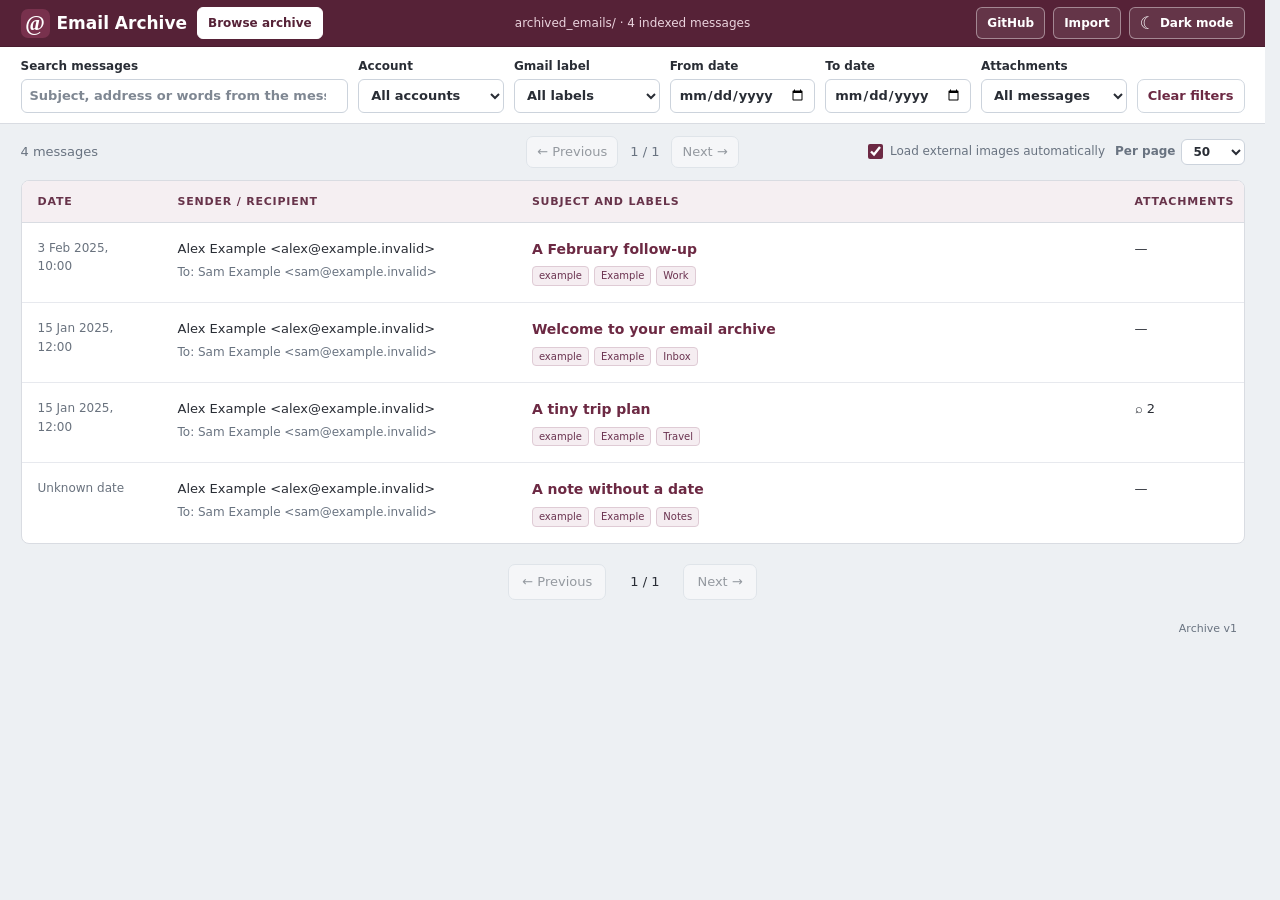
<file: index.html>
<!doctype html>
<html lang="en"><head><meta charset="utf-8"><meta name="viewport" content="width=device-width,initial-scale=1"><meta http-equiv="Content-Security-Policy" content="default-src 'none'; script-src 'self' file:; style-src 'self' file:; img-src 'self' file: data: blob: https: http:; connect-src 'none'; object-src 'none'; frame-src 'none'; base-uri 'none'; form-action 'none'"><meta name="referrer" content="no-referrer"><title>Email Archive • local and private</title><link id="appFavicon" rel="icon" type="image/svg+xml" href="assets/favicon-light.svg"><script src="assets/theme.js"></script><link rel="stylesheet" href="assets/style.css"><script defer src="assets/postal-mime.js"></script><script defer src="assets/purify.js"></script><script defer src="assets/mail-renderer.js"></script><script defer src="assets/eml.js"></script><script defer src="assets/core.js"></script><script defer src="assets/reindex.js"></script><script defer src="assets/account-sync.js"></script><script defer src="assets/app.js"></script></head>
<body><header class="top">
<div class="header-left"><div class="brand"><span class="mark" aria-hidden="true">@</span><h1>Email Archive</h1></div><button id="browseTab" class="header-tab active" type="button" aria-pressed="true">Browse archive</button></div>
<span id="activeRootInfo" role="status">archived_emails/ · Loading catalog…</span>
<div class="header-actions"><a id="githubLink" class="header-github" href="https://github.com/nibage/freedom_email_archiver" target="_blank" rel="noopener noreferrer" title="Open project documentation on GitHub">GitHub</a><button id="importTab" class="header-tab" type="button" aria-pressed="false">Import</button><button id="themeToggle" class="theme-toggle" type="button" aria-label="Switch to dark mode" aria-pressed="false" title="Switch to dark mode"><span data-theme-icon aria-hidden="true">☾</span><span data-theme-label>Dark mode</span></button></div>
</header>
<main>
<div id="notice" role="alert" hidden></div>
<section id="browse"><div id="browseList"><div class="filters"><label class="search">Search messages<input type="search" id="query" placeholder="Subject, address or words from the message…" autocomplete="off"></label><label>Account<select id="accountFilter"><option value="">All accounts</option></select></label><label>Gmail label<select id="labelFilter"><option value="">All labels</option></select></label><label>From date<input id="dateFrom" type="date"></label><label>To date<input id="dateTo" type="date"></label><label>Attachments<select id="attachmentFilter"><option value="">All messages</option><option value="yes">With attachments</option><option value="no">Without attachments</option></select></label><button id="reset" class="quiet">Clear filters</button></div><div class="resultsbar"><span id="resultInfo" role="status">Loading catalog…</span><div class="pagination pagination-top" role="group" aria-label="Pagination above messages"><button id="prevTop" type="button" disabled>← Previous</button><span id="pageInfoTop" aria-live="polite">1 / 1</span><button id="nextTop" type="button" disabled>Next →</button></div><div class="result-options"><label class="auto-image-choice" title="Remote images can notify senders that you opened an email and reveal your IP address."><input type="checkbox" id="autoImages" checked> Load external images automatically</label><label>Per page <select id="pageSize"><option>50</option><option>100</option><option>200</option></select></label></div></div><div class="tablewrap"><table><thead><tr><th>Date</th><th>Sender / recipient</th><th>Subject and labels</th><th>Attachments</th></tr></thead><tbody id="rows"></tbody></table><div id="empty" hidden>No messages. Change your filters or import an MBOX file.</div></div><div class="pagination" role="group" aria-label="Pagination below messages"><button id="prev" type="button" disabled>← Previous</button><span id="pageInfo">1 / 1</span><button id="next" type="button" disabled>Next →</button></div></div></section>
<section id="import" hidden><div class="importgrid"><div class="panel import-form"><h2>Add to your archive</h2><p>All messages are stored in <strong>archived_emails/</strong> beside this index.html. No separate data root or application copies.</p><div class="archive-access"><button type="button" id="connectArchive">Enable archive access</button><p class="data-root-description" id="accessStatus" role="status"><strong class="access-error">Archive access not enabled:</strong> For importing or scanning saved email folders, enable access once to the folder containing this index.html. The MBOX selection is separate and will not be requested again.</p></div><label class="filepick">1. Choose one or more MBOX files<input id="files" type="file" multiple><small>Gmail Takeout and Thunderbird; a filename extension is not required.</small></label><label>2. Email account folder inside the archive<select id="importAccountSelect"><option value="__new__">+ New account…</option></select></label><p id="accountInfo" class="muted" role="status">Enable archive access to list existing account folders.</p><label id="newAccountWrap">New account folder name<input id="importAccount" value="personal" pattern="[a-z0-9][a-z0-9_-]{0,39}" maxlength="40" autocomplete="off"><small>Lowercase letters, numbers, hyphens or underscores.</small></label><p id="fileInfo" class="muted"></p><fieldset class="eml-options"><legend>Keep an original EML copy for:</legend><label><input id="retainSignedEml" type="checkbox" checked> Signed or encrypted messages</label><label title="Optional: adds a second copy of these messages as EML, increasing disk usage."><input id="retainStarredEml" type="checkbox"> Gmail Starred messages</label><label title="Optional: adds a second copy of these messages as EML, increasing disk usage. Gmail marks many messages Important automatically."><input id="retainImportantEml" type="checkbox"> Gmail Important messages</label></fieldset><p class="muted">Import reads the selected MBOX files and the saved catalog for deduplication. It does not scan or update the rest of your saved HTML library.</p><div class="import-actions"><div class="import-main-action"><button id="start" class="primary" disabled>Start import</button><button id="stop" hidden>Stop after the current message</button></div><div class="existing-actions"><button id="previewReaders">Check existing</button><button id="upgradeReaders" title="Rebuild catalog and search indexes from saved HTML. Does not change message HTML or attachments. No MBOX needed.">Rebuild index</button></div></div>
</div></div><div class="activity-area" aria-live="polite"><div id="existingProgressPanel" class="panel activity-panel" hidden><h3 id="existingProgressTitle" role="status">Checking existing messages</h3><progress id="existingProgress" max="1" aria-labelledby="existingProgressTitle"></progress><p id="existingProgressDetail" class="muted" role="status"></p><p id="readerStatus" role="status" class="muted"></p><p id="catalogStatus" role="status" class="muted"></p><button id="stopCheck" hidden>Stop checking existing</button><button id="stopReindex" hidden>Stop index rebuild</button></div><div id="progressPanel" class="panel activity-panel" hidden><h3 id="status" role="status">Ready</h3><progress id="progress" max="100" value="0"></progress><div class="counters"><div><strong id="readCount">0</strong>Read</div><div><strong id="newCount">0</strong>New</div><div><strong id="dupeCount">0</strong>Duplicates</div><div><strong id="emlSavedCount">0</strong>EML saved</div><div><strong id="emlReusedCount">0</strong>EML reused</div><div><strong id="errorCount">0</strong>Errors</div></div><p id="progressDetail" class="muted"></p></div><div id="operationNotice" role="alert" hidden></div></div></section>

</main><footer><span>Archive v1</span></footer></body></html>
</file>
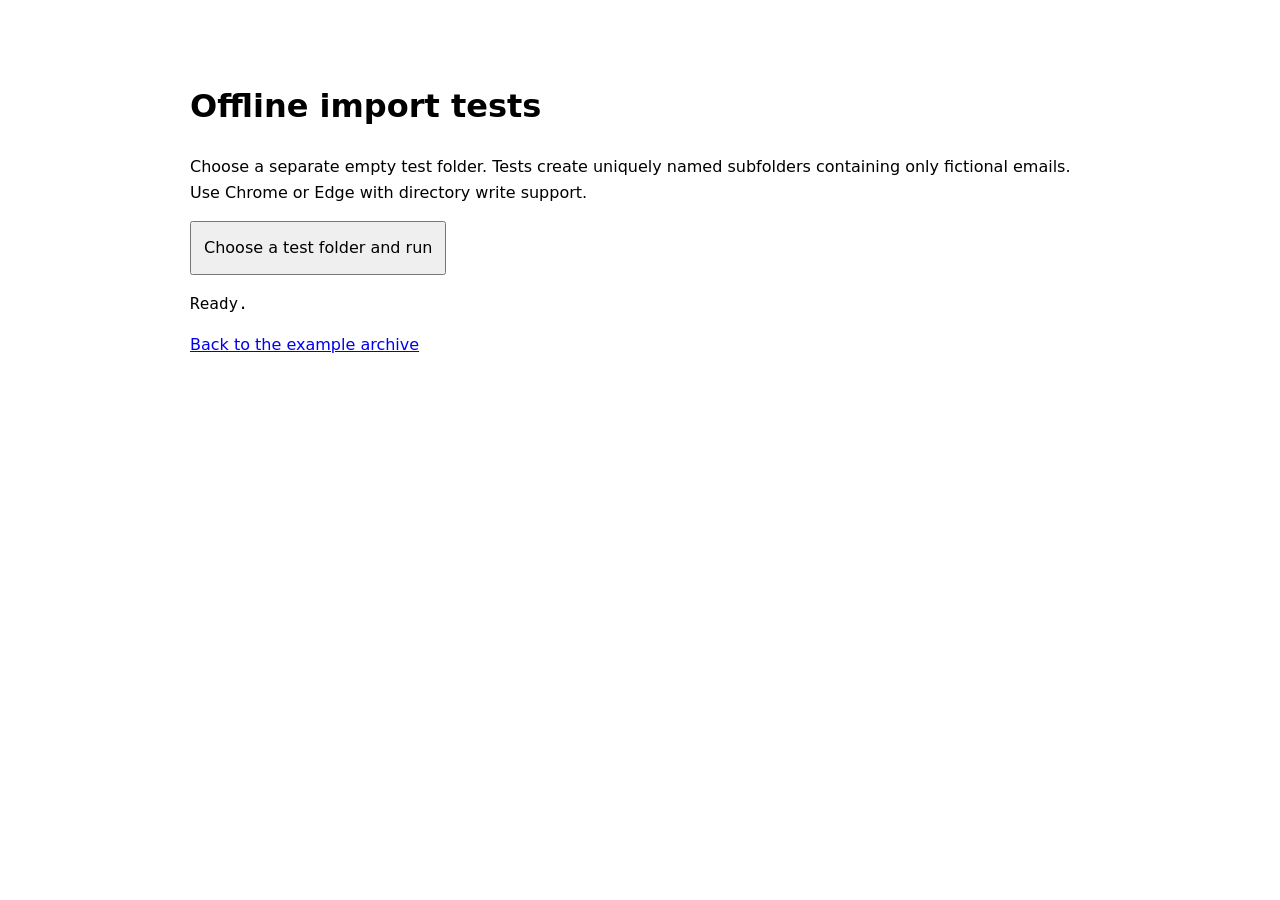
<file: tests/index.html>
<!doctype html><html lang="en"><head><meta charset="utf-8"><meta http-equiv="Content-Security-Policy" content="default-src 'none'; script-src 'self' file:; style-src 'unsafe-inline'; connect-src 'none'; img-src 'none'"><title>Email Archive tests</title><style>body{font:16px/1.6 system-ui;max-width:900px;margin:40px auto;padding:20px}pre{white-space:pre-wrap}button{padding:12px;font:inherit}</style><script defer src="../assets/postal-mime.js"></script><script defer src="../assets/purify.js"></script><script defer src="../assets/mail-renderer.js"></script><script defer src="../assets/eml.js"></script><script defer src="../assets/core.js"></script><script defer src="../assets/reindex.js"></script><script defer src="fixtures.js"></script><script defer src="run.js"></script></head><body><h1>Offline import tests</h1><p>Choose a separate empty test folder. Tests create uniquely named subfolders containing only fictional emails. Use Chrome or Edge with directory write support.</p><button id="run">Choose a test folder and run</button><pre id="result">Ready.</pre><a href="../index.html">Back to the example archive</a></body></html>
</file>
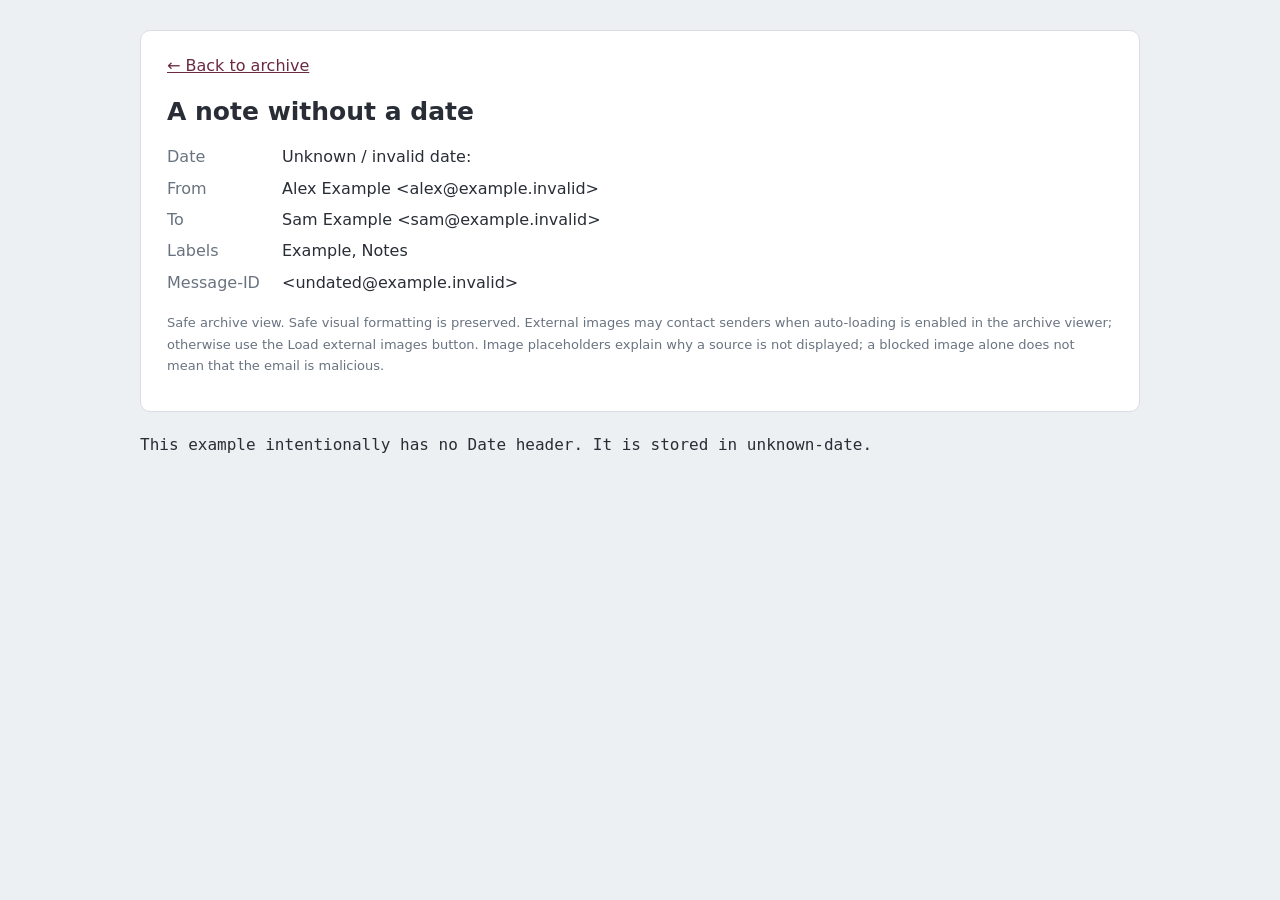
<file: archived_emails/example/unknown-date/email-95741e96e1daf0f5c2e19894659f7ec1293d5c7b9b59956c265a11997c249f00.html>
<!doctype html><html lang="en"><head><meta charset="utf-8"><meta http-equiv="Content-Security-Policy" content="default-src &#39;none&#39;; img-src &#39;self&#39; file: data: https: http:; style-src &#39;unsafe-inline&#39;; script-src &#39;sha256-7t/H/h9ZP4XQdAlrAQ/zqlDHz4FGcNes/FoUt9JHOoM=&#39;; connect-src &#39;none&#39;; media-src &#39;none&#39;; frame-src &#39;none&#39;; object-src &#39;none&#39;; base-uri &#39;none&#39;; form-action &#39;none&#39;"><meta name="referrer" content="no-referrer"><meta name="viewport" content="width=device-width"><title>A note without a date</title><style>:root{color-scheme:light;--page:#edf0f3;--surface:#fff;--text:#292d35;--accent:#6c2943;--line:#d9dce2;--muted:#697380;--button:#f7eef2}html[data-theme="dark"]{color-scheme:dark;--page:#0e1014;--surface:#1d2129;--text:#f0f2f6;--accent:#f5a623;--line:#343b46;--muted:#a4afbf;--button:#302a24}*{box-sizing:border-box}body{font:16px/1.65 system-ui,sans-serif;margin:0;padding:30px 20px;color:var(--text);background:var(--page)}body>header,body>main,body>section,.external-images{max-width:1000px;margin-left:auto;margin-right:auto}header{background:var(--surface);border:1px solid var(--line);border-radius:10px;padding:22px 26px}h1{font-size:25px;overflow-wrap:anywhere;line-height:1.25}dl{display:grid;grid-template-columns:110px 1fr;gap:5px}dt{color:var(--muted)}dd{margin:0;overflow-wrap:anywhere}main{padding:0;overflow-wrap:anywhere;margin-top:20px}.mail-content{overflow-x:auto;background:#fff;color:#182c3b;border:1px solid var(--line);border-radius:10px;padding:20px;min-height:100px}.mail-content img{max-width:100%;height:auto}.mail-content table{max-width:100%}pre{white-space:pre-wrap;overflow-wrap:anywhere}a{color:var(--accent)}.note{font-size:13px;color:var(--muted)}.external-images{margin-top:15px;margin-bottom:15px}.external-images button{font:inherit;padding:8px 13px;border:1px solid var(--line);border-radius:6px;background:var(--button);color:var(--text);cursor:pointer}body>section{background:var(--surface);border:1px solid var(--line);border-radius:10px;margin-top:18px;padding:18px 24px}body>section ul{padding-left:22px}@media(max-width:640px){body{padding:12px}header{padding:16px}dl{grid-template-columns:75px 1fr;gap:6px}.mail-content{padding:12px}}</style></head><body><header><a id="backToArchive" href="../../../index.html">← Back to archive</a><h1>A note without a date</h1><dl><dt>Date</dt><dd>Unknown / invalid date: </dd><dt>From</dt><dd>Alex Example &lt;alex@example.invalid&gt;</dd><dt>To</dt><dd>Sam Example &lt;sam@example.invalid&gt;</dd><dt>Labels</dt><dd>Example, Notes</dd><dt>Message-ID</dt><dd>&lt;undated@example.invalid&gt;</dd></dl><p class="note">Safe archive view. Safe visual formatting is preserved. External images may contact senders when auto-loading is enabled in the archive viewer; otherwise use the Load external images button. Image placeholders explain why a source is not displayed; a blocked image alone does not mean that the email is malicious.</p></header><main><pre>This example intentionally has no Date header. It is stored in unknown-date.</pre></main><script>(()=>{'use strict';const u=new URLSearchParams(location.search);const theme=u.get('theme');if(theme==='dark'||theme==='light')document.documentElement.setAttribute('data-theme',theme);else{try{const saved=localStorage.getItem('email-archiver-theme');if(saved==='dark'||saved==='light')document.documentElement.setAttribute('data-theme',saved);}catch{}}const button=document.getElementById('loadRemoteImages');const load=()=>{document.querySelectorAll('.mail-content img[data-remote-src]').forEach(img=>{const src=img.getAttribute('data-remote-src');if(src&&/^https?:\/\//i.test(src)){img.setAttribute('src',src);img.removeAttribute('data-remote-src');}});button?.remove();};button?.addEventListener('click',load);if(u.get('images')==='auto')load();const back=document.getElementById('backToArchive');if(back&&u.get('fromArchive')==='1')back.addEventListener('click',e=>{if(history.length>1){e.preventDefault();history.back();}});})();</script><script id="mail-archive-record" type="application/json">{"schema":1,"record":{"id":"95741e96e1daf0f5c2e19894659f7ec1293d5c7b9b59956c265a11997c249f00","account":"example","path":"example/unknown-date/email-95741e96e1daf0f5c2e19894659f7ec1293d5c7b9b59956c265a11997c249f00.html","folder":"example/unknown-date","fingerprint":"09160b371e13699d6110df2f9fcfec1b8e259441178a6df27bac588ad5984f5d","messageId":"\u003cundated@example.invalid>","subject":"A note without a date","from":"Alex Example \u003calex@example.invalid>","to":"Sam Example \u003csam@example.invalid>","cc":"","bcc":"","date":null,"day":"","rawDate":"","labels":["Example","Notes"],"attachments":[],"bytes":379,"renderVersion":2}}</script></body></html>
</file>
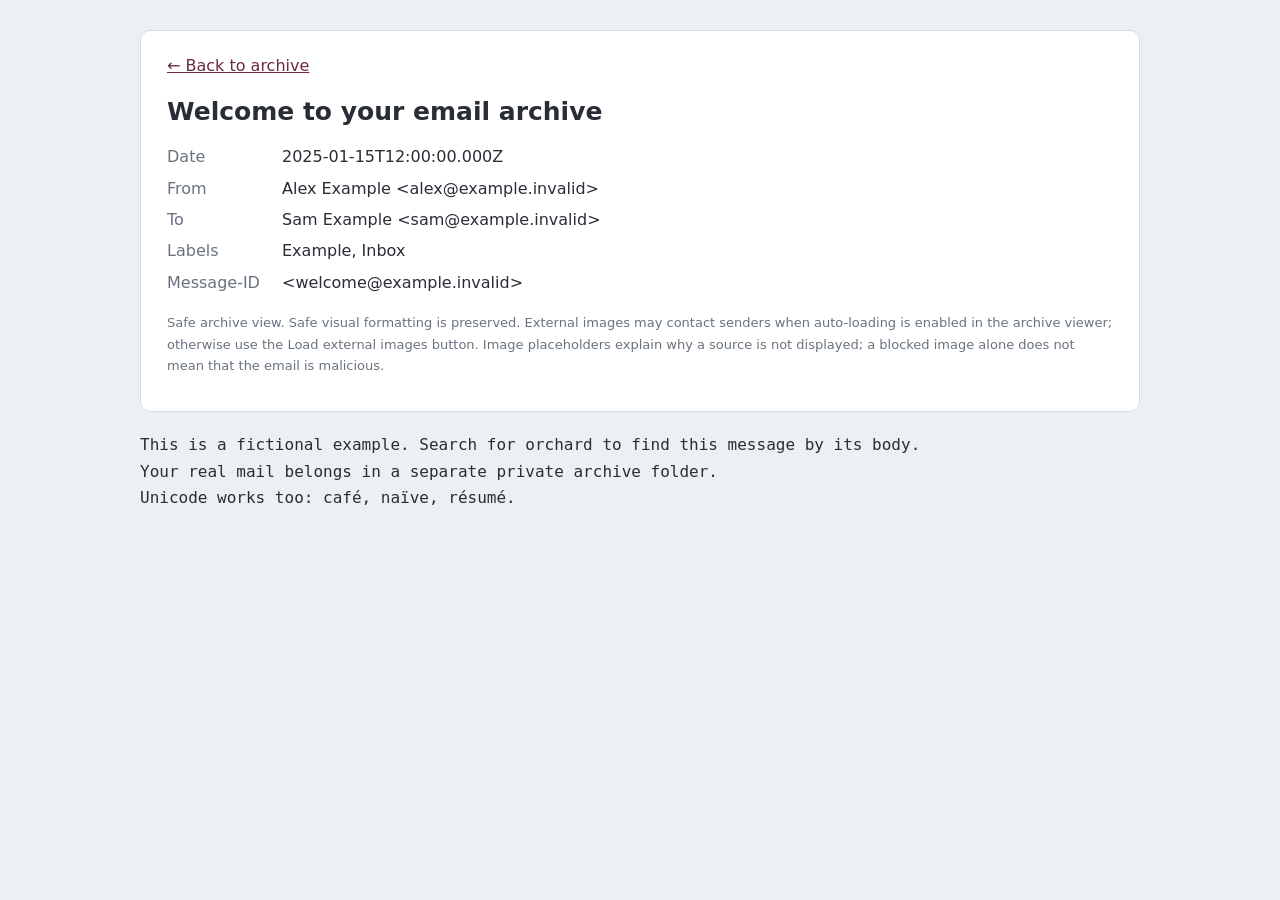
<file: archived_emails/example/2025/2025-01/email-0af2d4ccad1dd08ceacc76ccc02fd9659bcff4eea7febbb8839e363a438cfed6.html>
<!doctype html><html lang="en"><head><meta charset="utf-8"><meta http-equiv="Content-Security-Policy" content="default-src &#39;none&#39;; img-src &#39;self&#39; file: data: https: http:; style-src &#39;unsafe-inline&#39;; script-src &#39;sha256-7t/H/h9ZP4XQdAlrAQ/zqlDHz4FGcNes/FoUt9JHOoM=&#39;; connect-src &#39;none&#39;; media-src &#39;none&#39;; frame-src &#39;none&#39;; object-src &#39;none&#39;; base-uri &#39;none&#39;; form-action &#39;none&#39;"><meta name="referrer" content="no-referrer"><meta name="viewport" content="width=device-width"><title>Welcome to your email archive</title><style>:root{color-scheme:light;--page:#edf0f3;--surface:#fff;--text:#292d35;--accent:#6c2943;--line:#d9dce2;--muted:#697380;--button:#f7eef2}html[data-theme="dark"]{color-scheme:dark;--page:#0e1014;--surface:#1d2129;--text:#f0f2f6;--accent:#f5a623;--line:#343b46;--muted:#a4afbf;--button:#302a24}*{box-sizing:border-box}body{font:16px/1.65 system-ui,sans-serif;margin:0;padding:30px 20px;color:var(--text);background:var(--page)}body>header,body>main,body>section,.external-images{max-width:1000px;margin-left:auto;margin-right:auto}header{background:var(--surface);border:1px solid var(--line);border-radius:10px;padding:22px 26px}h1{font-size:25px;overflow-wrap:anywhere;line-height:1.25}dl{display:grid;grid-template-columns:110px 1fr;gap:5px}dt{color:var(--muted)}dd{margin:0;overflow-wrap:anywhere}main{padding:0;overflow-wrap:anywhere;margin-top:20px}.mail-content{overflow-x:auto;background:#fff;color:#182c3b;border:1px solid var(--line);border-radius:10px;padding:20px;min-height:100px}.mail-content img{max-width:100%;height:auto}.mail-content table{max-width:100%}pre{white-space:pre-wrap;overflow-wrap:anywhere}a{color:var(--accent)}.note{font-size:13px;color:var(--muted)}.external-images{margin-top:15px;margin-bottom:15px}.external-images button{font:inherit;padding:8px 13px;border:1px solid var(--line);border-radius:6px;background:var(--button);color:var(--text);cursor:pointer}body>section{background:var(--surface);border:1px solid var(--line);border-radius:10px;margin-top:18px;padding:18px 24px}body>section ul{padding-left:22px}@media(max-width:640px){body{padding:12px}header{padding:16px}dl{grid-template-columns:75px 1fr;gap:6px}.mail-content{padding:12px}}</style></head><body><header><a id="backToArchive" href="../../../../index.html">← Back to archive</a><h1>Welcome to your email archive</h1><dl><dt>Date</dt><dd>2025-01-15T12:00:00.000Z</dd><dt>From</dt><dd>Alex Example &lt;alex@example.invalid&gt;</dd><dt>To</dt><dd>Sam Example &lt;sam@example.invalid&gt;</dd><dt>Labels</dt><dd>Example, Inbox</dd><dt>Message-ID</dt><dd>&lt;welcome@example.invalid&gt;</dd></dl><p class="note">Safe archive view. Safe visual formatting is preserved. External images may contact senders when auto-loading is enabled in the archive viewer; otherwise use the Load external images button. Image placeholders explain why a source is not displayed; a blocked image alone does not mean that the email is malicious.</p></header><main><pre>This is a fictional example. Search for orchard to find this message by its body.
Your real mail belongs in a separate private archive folder.
Unicode works too: café, naïve, résumé.</pre></main><script>(()=>{'use strict';const u=new URLSearchParams(location.search);const theme=u.get('theme');if(theme==='dark'||theme==='light')document.documentElement.setAttribute('data-theme',theme);else{try{const saved=localStorage.getItem('email-archiver-theme');if(saved==='dark'||saved==='light')document.documentElement.setAttribute('data-theme',saved);}catch{}}const button=document.getElementById('loadRemoteImages');const load=()=>{document.querySelectorAll('.mail-content img[data-remote-src]').forEach(img=>{const src=img.getAttribute('data-remote-src');if(src&&/^https?:\/\//i.test(src)){img.setAttribute('src',src);img.removeAttribute('data-remote-src');}});button?.remove();};button?.addEventListener('click',load);if(u.get('images')==='auto')load();const back=document.getElementById('backToArchive');if(back&&u.get('fromArchive')==='1')back.addEventListener('click',e=>{if(history.length>1){e.preventDefault();history.back();}});})();</script><script id="mail-archive-record" type="application/json">{"schema":1,"record":{"id":"0af2d4ccad1dd08ceacc76ccc02fd9659bcff4eea7febbb8839e363a438cfed6","account":"example","path":"example/2025/2025-01/email-0af2d4ccad1dd08ceacc76ccc02fd9659bcff4eea7febbb8839e363a438cfed6.html","folder":"example/2025/2025-01","fingerprint":"59c13830f1ddc7d886627989db9f28e0e1474edb6b963c76edc163c1edbfd88d","messageId":"\u003cwelcome@example.invalid>","subject":"Welcome to your email archive","from":"Alex Example \u003calex@example.invalid>","to":"Sam Example \u003csam@example.invalid>","cc":"","bcc":"","date":"2025-01-15T12:00:00.000Z","day":"2025-01-15","rawDate":"Wed, 15 Jan 2025 12:00:00 +0000","labels":["Example","Inbox"],"attachments":[],"bytes":569,"renderVersion":2}}</script></body></html>
</file>
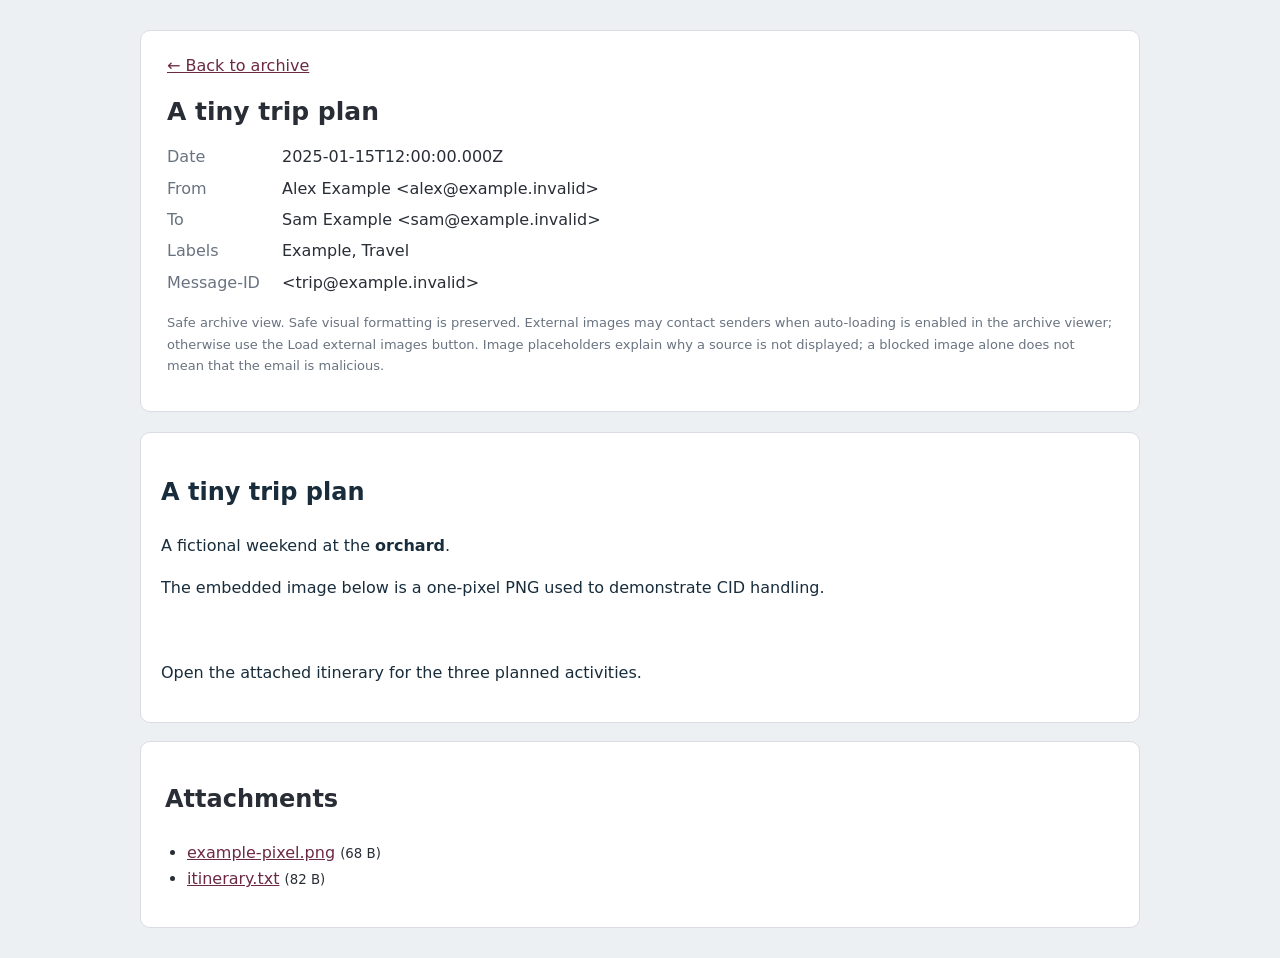
<file: archived_emails/example/2025/2025-01/email-1aa6ed31dd39f5920719b5a7d8755c3077a62a3b3a57b5362acd758c37ce61fe.html>
<!doctype html><html lang="en"><head><meta charset="utf-8"><meta http-equiv="Content-Security-Policy" content="default-src &#39;none&#39;; img-src &#39;self&#39; file: data: https: http:; style-src &#39;unsafe-inline&#39;; script-src &#39;sha256-7t/H/h9ZP4XQdAlrAQ/zqlDHz4FGcNes/FoUt9JHOoM=&#39;; connect-src &#39;none&#39;; media-src &#39;none&#39;; frame-src &#39;none&#39;; object-src &#39;none&#39;; base-uri &#39;none&#39;; form-action &#39;none&#39;"><meta name="referrer" content="no-referrer"><meta name="viewport" content="width=device-width"><title>A tiny trip plan</title><style>:root{color-scheme:light;--page:#edf0f3;--surface:#fff;--text:#292d35;--accent:#6c2943;--line:#d9dce2;--muted:#697380;--button:#f7eef2}html[data-theme="dark"]{color-scheme:dark;--page:#0e1014;--surface:#1d2129;--text:#f0f2f6;--accent:#f5a623;--line:#343b46;--muted:#a4afbf;--button:#302a24}*{box-sizing:border-box}body{font:16px/1.65 system-ui,sans-serif;margin:0;padding:30px 20px;color:var(--text);background:var(--page)}body>header,body>main,body>section,.external-images{max-width:1000px;margin-left:auto;margin-right:auto}header{background:var(--surface);border:1px solid var(--line);border-radius:10px;padding:22px 26px}h1{font-size:25px;overflow-wrap:anywhere;line-height:1.25}dl{display:grid;grid-template-columns:110px 1fr;gap:5px}dt{color:var(--muted)}dd{margin:0;overflow-wrap:anywhere}main{padding:0;overflow-wrap:anywhere;margin-top:20px}.mail-content{overflow-x:auto;background:#fff;color:#182c3b;border:1px solid var(--line);border-radius:10px;padding:20px;min-height:100px}.mail-content img{max-width:100%;height:auto}.mail-content table{max-width:100%}pre{white-space:pre-wrap;overflow-wrap:anywhere}a{color:var(--accent)}.note{font-size:13px;color:var(--muted)}.external-images{margin-top:15px;margin-bottom:15px}.external-images button{font:inherit;padding:8px 13px;border:1px solid var(--line);border-radius:6px;background:var(--button);color:var(--text);cursor:pointer}body>section{background:var(--surface);border:1px solid var(--line);border-radius:10px;margin-top:18px;padding:18px 24px}body>section ul{padding-left:22px}@media(max-width:640px){body{padding:12px}header{padding:16px}dl{grid-template-columns:75px 1fr;gap:6px}.mail-content{padding:12px}}</style></head><body><header><a id="backToArchive" href="../../../../index.html">← Back to archive</a><h1>A tiny trip plan</h1><dl><dt>Date</dt><dd>2025-01-15T12:00:00.000Z</dd><dt>From</dt><dd>Alex Example &lt;alex@example.invalid&gt;</dd><dt>To</dt><dd>Sam Example &lt;sam@example.invalid&gt;</dd><dt>Labels</dt><dd>Example, Travel</dd><dt>Message-ID</dt><dd>&lt;trip@example.invalid&gt;</dd></dl><p class="note">Safe archive view. Safe visual formatting is preserved. External images may contact senders when auto-loading is enabled in the archive viewer; otherwise use the Load external images button. Image placeholders explain why a source is not displayed; a blocked image alone does not mean that the email is malicious.</p></header><main><div class="mail-content"><h2>A tiny trip plan</h2><p>A fictional weekend at the <strong>orchard</strong>.</p><p>The embedded image below is a one-pixel PNG used to demonstrate CID handling.</p><img src="attachments/4a22307cc53bea7d844d12f3cc8923dbffd4597cc011806cc57c9b59749ab4e1.png" alt="Embedded example pixel"><p>Open the attached itinerary for the three planned activities.</p></div></main><section><h2>Attachments</h2><ul><li><a href="attachments/4a22307cc53bea7d844d12f3cc8923dbffd4597cc011806cc57c9b59749ab4e1.png" download="example-pixel.png">example-pixel.png</a> <small>(68 B)</small></li><li><a href="attachments/52ec4cbdfacc2a20e2bfa23c0d49ce3b1a5bef4848fb4cd5f12ff3ed2a197655.txt" download="itinerary.txt">itinerary.txt</a> <small>(82 B)</small></li></ul></section><script>(()=>{'use strict';const u=new URLSearchParams(location.search);const theme=u.get('theme');if(theme==='dark'||theme==='light')document.documentElement.setAttribute('data-theme',theme);else{try{const saved=localStorage.getItem('email-archiver-theme');if(saved==='dark'||saved==='light')document.documentElement.setAttribute('data-theme',saved);}catch{}}const button=document.getElementById('loadRemoteImages');const load=()=>{document.querySelectorAll('.mail-content img[data-remote-src]').forEach(img=>{const src=img.getAttribute('data-remote-src');if(src&&/^https?:\/\//i.test(src)){img.setAttribute('src',src);img.removeAttribute('data-remote-src');}});button?.remove();};button?.addEventListener('click',load);if(u.get('images')==='auto')load();const back=document.getElementById('backToArchive');if(back&&u.get('fromArchive')==='1')back.addEventListener('click',e=>{if(history.length>1){e.preventDefault();history.back();}});})();</script><script id="mail-archive-record" type="application/json">{"schema":1,"record":{"id":"1aa6ed31dd39f5920719b5a7d8755c3077a62a3b3a57b5362acd758c37ce61fe","account":"example","path":"example/2025/2025-01/email-1aa6ed31dd39f5920719b5a7d8755c3077a62a3b3a57b5362acd758c37ce61fe.html","folder":"example/2025/2025-01","fingerprint":"6ac03ee5ff70de76869a3770d487dba0bdf05fce73216b62147f63118a019028","messageId":"\u003ctrip@example.invalid>","subject":"A tiny trip plan","from":"Alex Example \u003calex@example.invalid>","to":"Sam Example \u003csam@example.invalid>","cc":"","bcc":"","date":"2025-01-15T12:00:00.000Z","day":"2025-01-15","rawDate":"Wed, 15 Jan 2025 12:00:00 +0000","labels":["Example","Travel"],"attachments":[{"name":"example-pixel.png","href":"attachments/4a22307cc53bea7d844d12f3cc8923dbffd4597cc011806cc57c9b59749ab4e1.png","size":68,"type":"image/png","quarantined":false},{"name":"itinerary.txt","href":"attachments/52ec4cbdfacc2a20e2bfa23c0d49ce3b1a5bef4848fb4cd5f12ff3ed2a197655.txt","size":82,"type":"text/plain","quarantined":false}],"bytes":1116,"renderVersion":2}}</script></body></html>
</file>
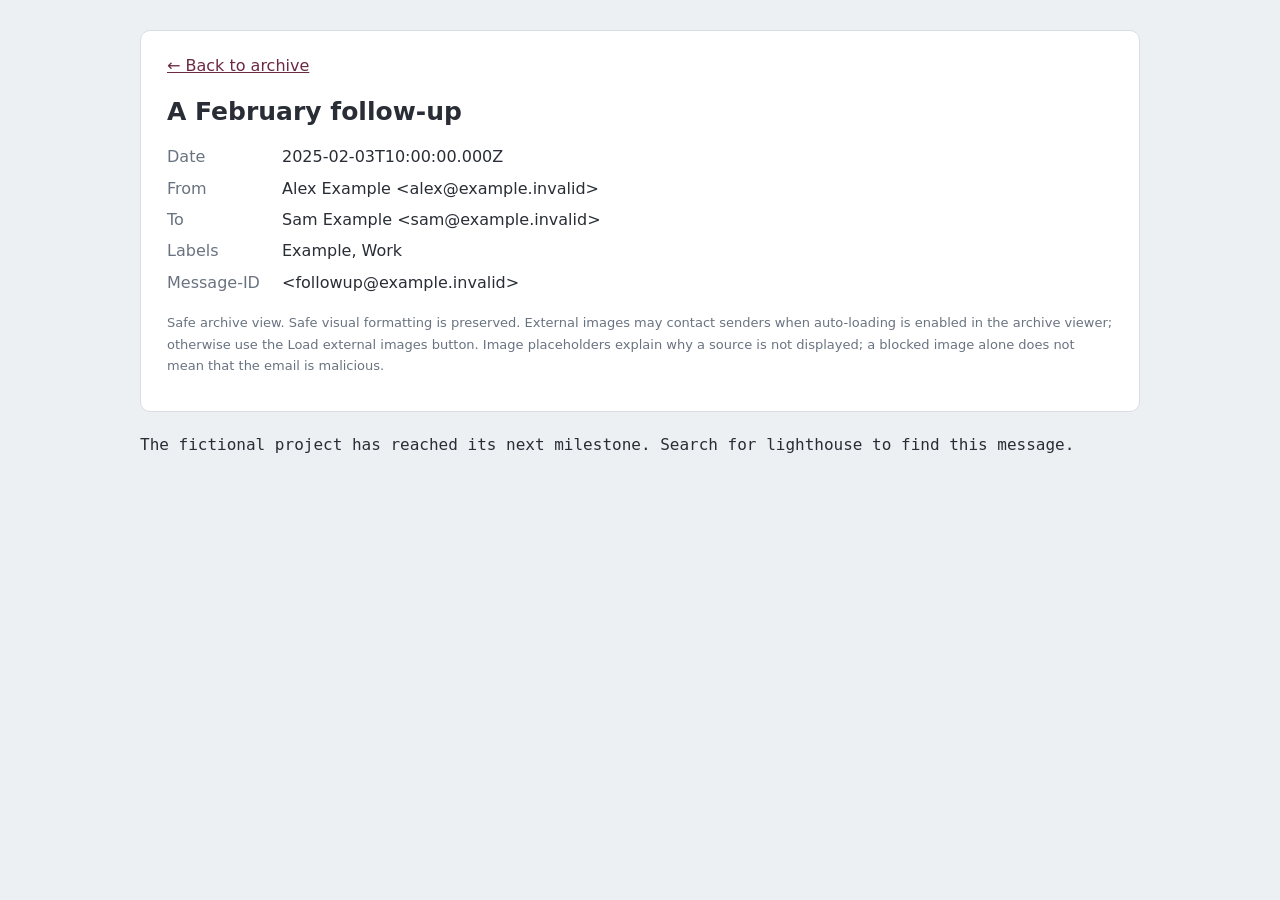
<file: archived_emails/example/2025/2025-02/email-acd8e5e92f83b12203623ea96c242e7a6e47fe0d9837ae8d8744e83a65d4faf3.html>
<!doctype html><html lang="en"><head><meta charset="utf-8"><meta http-equiv="Content-Security-Policy" content="default-src &#39;none&#39;; img-src &#39;self&#39; file: data: https: http:; style-src &#39;unsafe-inline&#39;; script-src &#39;sha256-7t/H/h9ZP4XQdAlrAQ/zqlDHz4FGcNes/FoUt9JHOoM=&#39;; connect-src &#39;none&#39;; media-src &#39;none&#39;; frame-src &#39;none&#39;; object-src &#39;none&#39;; base-uri &#39;none&#39;; form-action &#39;none&#39;"><meta name="referrer" content="no-referrer"><meta name="viewport" content="width=device-width"><title>A February follow-up</title><style>:root{color-scheme:light;--page:#edf0f3;--surface:#fff;--text:#292d35;--accent:#6c2943;--line:#d9dce2;--muted:#697380;--button:#f7eef2}html[data-theme="dark"]{color-scheme:dark;--page:#0e1014;--surface:#1d2129;--text:#f0f2f6;--accent:#f5a623;--line:#343b46;--muted:#a4afbf;--button:#302a24}*{box-sizing:border-box}body{font:16px/1.65 system-ui,sans-serif;margin:0;padding:30px 20px;color:var(--text);background:var(--page)}body>header,body>main,body>section,.external-images{max-width:1000px;margin-left:auto;margin-right:auto}header{background:var(--surface);border:1px solid var(--line);border-radius:10px;padding:22px 26px}h1{font-size:25px;overflow-wrap:anywhere;line-height:1.25}dl{display:grid;grid-template-columns:110px 1fr;gap:5px}dt{color:var(--muted)}dd{margin:0;overflow-wrap:anywhere}main{padding:0;overflow-wrap:anywhere;margin-top:20px}.mail-content{overflow-x:auto;background:#fff;color:#182c3b;border:1px solid var(--line);border-radius:10px;padding:20px;min-height:100px}.mail-content img{max-width:100%;height:auto}.mail-content table{max-width:100%}pre{white-space:pre-wrap;overflow-wrap:anywhere}a{color:var(--accent)}.note{font-size:13px;color:var(--muted)}.external-images{margin-top:15px;margin-bottom:15px}.external-images button{font:inherit;padding:8px 13px;border:1px solid var(--line);border-radius:6px;background:var(--button);color:var(--text);cursor:pointer}body>section{background:var(--surface);border:1px solid var(--line);border-radius:10px;margin-top:18px;padding:18px 24px}body>section ul{padding-left:22px}@media(max-width:640px){body{padding:12px}header{padding:16px}dl{grid-template-columns:75px 1fr;gap:6px}.mail-content{padding:12px}}</style></head><body><header><a id="backToArchive" href="../../../../index.html">← Back to archive</a><h1>A February follow-up</h1><dl><dt>Date</dt><dd>2025-02-03T10:00:00.000Z</dd><dt>From</dt><dd>Alex Example &lt;alex@example.invalid&gt;</dd><dt>To</dt><dd>Sam Example &lt;sam@example.invalid&gt;</dd><dt>Labels</dt><dd>Example, Work</dd><dt>Message-ID</dt><dd>&lt;followup@example.invalid&gt;</dd></dl><p class="note">Safe archive view. Safe visual formatting is preserved. External images may contact senders when auto-loading is enabled in the archive viewer; otherwise use the Load external images button. Image placeholders explain why a source is not displayed; a blocked image alone does not mean that the email is malicious.</p></header><main><pre>The fictional project has reached its next milestone. Search for lighthouse to find this message.</pre></main><script>(()=>{'use strict';const u=new URLSearchParams(location.search);const theme=u.get('theme');if(theme==='dark'||theme==='light')document.documentElement.setAttribute('data-theme',theme);else{try{const saved=localStorage.getItem('email-archiver-theme');if(saved==='dark'||saved==='light')document.documentElement.setAttribute('data-theme',saved);}catch{}}const button=document.getElementById('loadRemoteImages');const load=()=>{document.querySelectorAll('.mail-content img[data-remote-src]').forEach(img=>{const src=img.getAttribute('data-remote-src');if(src&&/^https?:\/\//i.test(src)){img.setAttribute('src',src);img.removeAttribute('data-remote-src');}});button?.remove();};button?.addEventListener('click',load);if(u.get('images')==='auto')load();const back=document.getElementById('backToArchive');if(back&&u.get('fromArchive')==='1')back.addEventListener('click',e=>{if(history.length>1){e.preventDefault();history.back();}});})();</script><script id="mail-archive-record" type="application/json">{"schema":1,"record":{"id":"acd8e5e92f83b12203623ea96c242e7a6e47fe0d9837ae8d8744e83a65d4faf3","account":"example","path":"example/2025/2025-02/email-acd8e5e92f83b12203623ea96c242e7a6e47fe0d9837ae8d8744e83a65d4faf3.html","folder":"example/2025/2025-02","fingerprint":"844982518dc5707c6f3a3aab6858d36e514b283b01ecb4ea23019aef81ef456b","messageId":"\u003cfollowup@example.invalid>","subject":"A February follow-up","from":"Alex Example \u003calex@example.invalid>","to":"Sam Example \u003csam@example.invalid>","cc":"","bcc":"","date":"2025-02-03T10:00:00.000Z","day":"2025-02-03","rawDate":"Mon, 03 Feb 2025 10:00:00 +0000","labels":["Example","Work"],"attachments":[],"bytes":444,"renderVersion":2}}</script></body></html>
</file>
<file: assets/style.css>
:root{
 color-scheme:light;scrollbar-gutter:stable;
 --ink:#292d35;--muted:#697380;--line:#d9dce2;
 --teal:#6c2943;--teal-hover:#542037;--accent-ink:#fff;
 --paper:#edf0f3;--surface:#fff;--field-bg:#fff;
 --button-border:#d0d7df;--button-hover:#f8edef;--button-ink:#2b323d;
 --field-border:#ccd3dc;
 --table-head:#f5eff2;--table-head-text:#67334a;
 --row-border:#e7e9ee;--row-hover:#faf5f6;
 --badge-bg:#f5edf1;--badge-border:#dfcbd5;--badge-text:#6b3350;
 --date-text:#69727e;--file-border:#c6a3b6;--tinted:#f8f2f5;
 --notice-border:#ae9361;--notice-bg:#fcf7f0;--refresh-bg:#f7f1f5;
 --fieldset-border:#dbc4cf;--small-text:#64717f;
 --info-bg:#f9f6f8;--repair-border:#98627a;
 --header-bg:#562237;--header-line:#491c2e;--header-ink:#fff;
 --header-muted:#ead3dd;--mark-bg:#78314d;--mark-ink:#fff;
 --theme-bg:#ffffff16;--theme-border:#ffffff69;--theme-ink:#fff;--theme-hover:#ffffff2c;
 --focus:#a45b75;
}
html[data-theme="dark"]{
 color-scheme:dark;
 --ink:#f0f2f6;--muted:#a4afbf;--line:#343b46;
 --teal:#f5a623;--teal-hover:#ffbe4d;--accent-ink:#17191e;
 --paper:#0e1014;--surface:#1d2129;--field-bg:#171a21;
 --button-border:#444b59;--button-hover:#2c323d;--button-ink:#f0f2f6;
 --field-border:#444b59;
 --table-head:#262b34;--table-head-text:#edbb65;
 --row-border:#303742;--row-hover:#272c35;
 --badge-bg:#322a1e;--badge-border:#67502c;--badge-text:#f7c46b;
 --date-text:#aab3c1;--file-border:#5d5043;--tinted:#26252a;
 --notice-border:#937039;--notice-bg:#30281e;--refresh-bg:#242832;
 --fieldset-border:#46505f;--small-text:#a8b3c1;
 --info-bg:#252933;--repair-border:#9b6e2c;
 --header-bg:#17191e;--header-line:#3d3529;--header-ink:#f4f5f6;
 --header-muted:#a7adb9;--mark-bg:#332919;--mark-ink:#ffbb49;
 --theme-bg:#252a33;--theme-border:#4c5360;--theme-ink:#f3f4f6;--theme-hover:#323945;
 --focus:#ffbd51;
}*{box-sizing:border-box}body{margin:0;background:var(--paper);color:var(--ink);font:15px/1.55 "Segoe UI",system-ui,sans-serif}button,input,select{font:inherit}button,a,input,select{outline-offset:4px}button{cursor:pointer;border:1px solid var(--button-border);border-radius:7px;padding:10px 16px;background:var(--surface);color:var(--button-ink)}button:hover{border-color:var(--teal);background:var(--button-hover)}button:disabled{opacity:.45;cursor:default}a{color:var(--teal)}main{max-width:1280px;margin:auto;padding:34px 28px}.intro{display:flex;align-items:center;justify-content:space-between;margin-bottom:28px;gap:24px}.eyebrow{font-size:10px;letter-spacing:2px;font-weight:700;color:var(--teal);margin:0 0 8px}.intro h2{font-size:30px;letter-spacing:-1px;line-height:1.25;margin:4px 0 10px}.intro p:not(.eyebrow){margin:0;color:var(--muted)}.total{display:flex;flex-direction:column;text-align:right;min-width:160px}.total strong{font:40px/1.2 Georgia,serif}.total span{font-size:12px;color:var(--muted)}.filters{display:grid;grid-template-columns:repeat(4,minmax(0,1fr));gap:16px;background:var(--surface);padding:22px;border:1px solid var(--line);border-radius:10px}label{display:flex;flex-direction:column;gap:5px;font-size:12px;font-weight:600}input,select{min-width:0;padding:10px 12px;border:1px solid var(--field-border);border-radius:6px;background:var(--field-bg);color:var(--ink)}label small{font-weight:400;color:var(--muted)}.filters .search{grid-column:span 2}.filters #dateFrom,.filters #dateTo{width:100%;min-width:0;max-width:100%}.quiet{justify-self:start;align-self:end;grid-column:auto;padding:10px 16px;border:1px solid var(--button-border);background:var(--surface);color:var(--teal);font-size:13px;font-weight:650;min-height:43px}.quiet:hover{border-color:var(--teal);background:var(--button-hover)}.resultsbar{display:flex;justify-content:space-between;align-items:center;margin:20px 0 12px;font-size:13px;color:var(--muted)}.resultsbar label{flex-direction:row;align-items:center}.auto-image-choice{margin-left:auto;display:inline-flex;gap:7px;align-items:center;font-size:12px;font-weight:400;white-space:nowrap;cursor:pointer}.auto-image-choice input{width:15px;height:15px;padding:0;margin:0;accent-color:var(--teal)}.resultsbar>label:last-child{margin-left:10px}@media(max-width:760px){.resultsbar{flex-wrap:wrap;gap:8px}.auto-image-choice{margin-left:0;order:3;flex-basis:100%}}.resultsbar select{padding:4px 8px}.tablewrap{overflow:auto;border:1px solid var(--line);border-radius:8px;background:var(--surface)}table{border-collapse:collapse;width:100%;table-layout:fixed;text-align:left}th{font-size:11px;text-transform:uppercase;letter-spacing:.8px;padding:12px 16px;background:var(--table-head);color:var(--table-head-text);border-bottom:1px solid var(--line)}th:nth-child(1){width:140px}th:nth-child(2){width:29%}th:nth-child(4){width:125px}td{padding:16px;border-bottom:1px solid var(--row-border);vertical-align:top;overflow-wrap:anywhere;font-size:13px}tr:last-child td{border-bottom:0}tbody tr:hover{background:var(--row-hover)}.subject{font-weight:600;text-decoration:none;display:block;font-size:14px}.address{display:block;color:var(--muted);font-size:12px;margin-top:4px}.badge{display:inline-block;background:var(--badge-bg);border:1px solid var(--badge-border);color:var(--badge-text);padding:1px 6px;font-size:10px;border-radius:4px;margin:6px 5px 0 0}.date{color:var(--date-text);font-size:12px}.pagination{display:flex;justify-content:center;align-items:center;gap:24px;margin:20px 0;font-size:13px}.pagination button{padding:7px 13px}#empty{text-align:center;padding:45px;color:var(--muted)}.importgrid{display:grid;grid-template-columns:minmax(0,1fr);max-width:860px;margin:0 auto;gap:24px}.panel{border:1px solid var(--line);background:var(--surface);border-radius:10px;padding:26px;margin-bottom:24px}.panel h2{font-size:22px;margin:0 0 10px}.panel h3{font-size:20px;margin:8px 0 16px}.panel label{margin:20px 0}.panel input[type=file]{border:1px dashed var(--file-border);padding:18px}.panel p{color:var(--muted)}.panel .muted{font-size:12px}.primary{background:var(--teal);color:var(--accent-ink);border-color:var(--teal)}.primary:hover{background:var(--teal-hover);color:var(--accent-ink)}.tinted{background:var(--tinted)}.note{font-size:12px}progress{width:100%;accent-color:var(--teal);height:15px}.counters{display:grid;grid-template-columns:repeat(4,1fr);margin:22px 0;gap:20px}.counters div{display:flex;flex-direction:column;font-size:12px;color:var(--muted)}.counters strong{font-size:28px;color:var(--ink)}#notice,#operationNotice{border:1px solid var(--notice-border);background:var(--notice-bg);padding:16px;border-radius:8px;margin:20px 0}footer{max-width:1280px;margin:10px auto 30px;padding:0 28px;color:var(--muted);font-size:11px;display:flex;justify-content:space-between}[hidden]{display:none!important}@media(max-width:760px){main{padding:24px 16px}.intro h2{font-size:25px}.total strong{font-size:30px}.total{min-width:95px}.intro p:not(.eyebrow){font-size:13px}.filters{grid-template-columns:1fr 1fr;padding:16px}.search{grid-column:1/-1}.quiet{grid-column:1/-1}.importgrid{grid-template-columns:1fr}table{min-width:680px}.counters{gap:10px}footer{display:block}}

.refresh-choice{display:flex!important;align-items:flex-start;gap:9px;margin:14px 0;padding:10px 12px;background:var(--refresh-bg);border-radius:8px;font-size:14px}.refresh-choice input{width:auto!important;flex:0 0 auto;margin-top:5px}

.eml-options{border:1px solid var(--fieldset-border);border-radius:9px;margin:15px 0;padding:13px 15px;display:grid;gap:9px}
.eml-options legend{font-weight:650;padding:0 6px}
.eml-options label{display:flex;flex-direction:row;align-items:center;gap:10px;font-size:14px;margin:0}
.eml-options label input{width:16px!important;height:16px;flex:0 0 auto;margin:0}
.eml-options small{color:var(--small-text);line-height:1.5}

.refresh-choice{display:flex!important;align-items:flex-start;gap:9px;margin:14px 0;padding:10px 12px;background:var(--refresh-bg);border-radius:8px;font-size:14px}.refresh-choice input{width:auto!important;flex:0 0 auto;margin-top:5px}

.target-actions{display:flex;gap:9px;align-items:center}.target-actions button{max-width:100%}.target-actions+p.muted{margin:10px 0 4px;overflow-wrap:anywhere}

#dirInfo{padding:0;border:0;background:none;overflow-wrap:anywhere}
.folder-help{font-size:12px;color:var(--muted);margin-top:0}
#reindex.repair-panel{margin-top:24px;margin-bottom:0;border-top:3px solid var(--repair-border)}
@media(max-width:760px){#reindex.repair-panel{margin-top:16px}}

#notice,#operationNotice{margin:0 0 20px}

/* Accessible light/dark switch; top right, keeps the existing page layout. */

.theme-toggle{display:inline-flex;align-items:center;justify-content:center;gap:8px;
 padding:9px 15px;background:var(--theme-bg);border:1px solid var(--theme-border);
 color:var(--theme-ink);border-radius:999px;font-size:13px;font-weight:650;white-space:nowrap}
.theme-toggle:hover{background:var(--theme-hover);border-color:var(--theme-ink);color:var(--theme-ink)}
.theme-toggle [data-theme-icon]{font-size:17px;line-height:1}
:where(button,input,select,a):focus-visible{outline:2px solid var(--focus);outline-offset:3px}
:where(input[type="checkbox"],input[type="radio"]){accent-color:var(--teal)}
html[data-theme="dark"] :where(input[type="checkbox"],input[type="radio"]){accent-color:var(--teal)}
input::placeholder{color:var(--muted);opacity:.85}

@media(max-width:760px){
 .theme-toggle{padding:8px 11px;gap:5px}
}
@media(max-width:400px){
 .theme-toggle [data-theme-label]{display:none}
 .theme-toggle{min-width:38px}
}

/* Shared status position: between import form and catalog repair. */
.activity-area .activity-panel{margin:0 0 24px}
.activity-area h3{margin:0 0 10px;font-size:19px}
#repairProgress{width:100%;height:12px}
#repairProgressDetail{font-size:13px;color:var(--muted);margin:12px 0 0}

/* Centered Import workspace, independent safety information, and short root label. */
#import .activity-area,#import #reindex{max-width:860px;margin-left:auto;margin-right:auto}
#import #reindex.repair-panel{margin-top:24px;margin-bottom:24px}
.target-actions{display:flex;align-items:center;flex-wrap:wrap;gap:12px;margin:18px 0 12px}
.selected-path{color:var(--muted);font-size:13px;font-weight:500;min-width:0}
.eml-options{gap:12px}
footer{justify-content:flex-end}
@media(max-width:760px){#import .importgrid,#import .activity-area,#import #reindex{max-width:100%}.target-actions{gap:10px}}

/* Unified import / automatic catalog check: no second repair form. */
.import-form #importAccountSelect{width:100%}
#import #newAccountWrap{margin-top:9px}
#accountInfo{margin-top:-12px;margin-bottom:10px;overflow-wrap:anywhere}
#import .account-repair-note{border-top:1px solid var(--line);margin-top:22px;padding-top:15px}
#import .account-repair-note p{font-size:13px;line-height:1.6;margin:0 0 12px}
#import .account-repair-note button{margin:2px 9px 6px 0}
#import #readerStatus{display:block;line-height:1.5;margin:4px 0}
#import .activity-area{max-width:860px;margin-left:auto;margin-right:auto}
#import #repairProgressPanel{border-top:3px solid var(--repair-border)}
#import #stopReindex{margin-top:12px}

/* Start/import actions share a row; old-email actions stay right aligned. */
.import-actions{display:flex;justify-content:space-between;align-items:center;gap:14px;flex-wrap:wrap;margin-top:18px}
.import-main-action,.existing-actions{display:flex;align-items:center;gap:9px;flex-wrap:wrap}
.existing-actions{margin-left:auto}
.existing-actions button{white-space:nowrap}
.import-feedback{border-top:1px solid var(--line);padding-top:12px;margin-top:15px}
.import-feedback p{font-size:12px;line-height:1.55;margin:5px 0;overflow-wrap:anywhere}
.import-feedback #catalogStatus{color:var(--muted)}
.import-feedback #readerStatus{color:var(--ink)}
.import-feedback #stopReindex{margin:8px 0}
.existing-counters{grid-template-columns:repeat(4,minmax(0,1fr))}
#existingProgressPanel{border-top:3px solid var(--repair-border)}
@media(max-width:760px){
 .import-actions{align-items:stretch}
 .existing-actions{justify-content:flex-end;max-width:100%;margin-left:0}
 .existing-actions button{white-space:normal}
}
@media(max-width:460px){
 .import-actions{display:block}
 .existing-actions{margin-top:11px}
 .existing-counters{grid-template-columns:repeat(2,minmax(0,1fr))}
}

/* Root selection only inspects entry files; archive creation is explicit. */
.root-setup{margin:3px 0 18px;padding:12px 14px;border:1px solid var(--repair-border);
 border-radius:8px;background:var(--info-bg);line-height:1.5}
.root-setup p{margin:0 0 8px;font-size:13px}
.root-setup button{margin:1px 0 8px}
.root-setup code{background:var(--surface);border:1px solid var(--line);
 border-radius:4px;padding:1px 4px}
#rootOpenInfo{color:var(--muted);overflow-wrap:anywhere}

.data-root-description{font-size:13px;line-height:1.6;color:var(--muted);margin-top:0}

/* Archive permissions are requested explicitly, not by Import/Check actions. */
.archive-access{display:flex;align-items:center;gap:12px;flex-wrap:wrap;margin:8px 0 18px}
.archive-access button{flex:0 0 auto}
.archive-access .data-root-description{margin:0;flex:1;min-width:230px}
@media(max-width:600px){.archive-access{align-items:stretch}.archive-access button{width:100%}}


/* Compact archive header: left navigation, centered catalog count, right tools. */
.top{
 display:grid;grid-template-columns:minmax(0,1fr) auto minmax(0,1fr);
 align-items:center;gap:14px;padding:7px max(16px,calc((100% - 1224px)/2));
 background:var(--header-bg);color:var(--header-ink);border-bottom:1px solid var(--header-line);
}
.header-left,.header-actions,.brand{display:flex;align-items:center;gap:10px;min-width:0}
.header-actions{justify-content:flex-end;gap:8px}
.brand{gap:7px;flex-shrink:0;white-space:nowrap}
.mark{display:grid;place-items:center;width:29px;height:29px;border-radius:7px;
 font:bold 21px/1 Georgia,serif;background:var(--mark-bg);color:var(--mark-ink)}
.brand h1{font-size:17px;line-height:1.2;margin:0}
#activeRootInfo{font-size:12px;color:var(--header-muted);text-align:center;overflow-wrap:anywhere}
.header-tab,.header-github,.top .theme-toggle{
 display:inline-flex;align-items:center;justify-content:center;gap:5px;
 padding:6px 10px;min-height:32px;border:1px solid var(--theme-border);border-radius:6px;
 color:var(--theme-ink);background:var(--theme-bg);font-size:12px;font-weight:600;
 line-height:1.4;white-space:nowrap;text-decoration:none;
}
.header-tab:hover,.header-github:hover,.top .theme-toggle:hover{
 color:var(--theme-ink);background:var(--theme-hover);border-color:var(--theme-ink)
}
.header-tab.active,.header-tab.active:hover{
 background:var(--header-ink);color:var(--header-bg);border-color:var(--header-ink)
}
html[data-theme="dark"] .header-tab.active,html[data-theme="dark"] .header-tab.active:hover{
 background:var(--teal);color:var(--accent-ink);border-color:var(--teal)
}
/* A single full-width filter strip sits directly below the header. */
main{max-width:none;padding:0}
 #browseList>.filters{
 position:sticky;top:0;z-index:10;
 grid-template-columns:minmax(200px,2.25fr) repeat(5,minmax(110px,1fr)) auto;
 align-items:end;gap:10px;padding:10px max(16px,calc((100% - 1224px)/2));
 border:0;border-bottom:1px solid var(--line);border-radius:0
}
#browseList>.filters .search{grid-column:auto}
#browseList>.filters label{gap:3px;min-width:0}
#browseList>.filters :is(input,select){width:100%;height:34px;padding:5px 8px;font-size:13px}
#browseList>.filters .quiet{grid-column:auto;min-height:34px;padding:5px 10px;white-space:nowrap}
#browseList>.resultsbar,#browseList>.tablewrap,#browseList>.pagination,main>#notice{
 width:calc(100% - 32px);max-width:1224px;margin-left:auto;margin-right:auto
}
#browseList>.resultsbar{margin-top:12px}
#import{padding:18px 16px 0}
main>#notice:not([hidden]){margin-top:12px}
@media(max-width:1100px){
 .top{grid-template-columns:minmax(0,1fr) auto;gap:6px 12px}
 #activeRootInfo{grid-column:1/-1;grid-row:2}
 .header-actions{grid-column:2;grid-row:1}
 #browseList>.filters{grid-template-columns:repeat(4,minmax(0,1fr))}
 #browseList>.filters .search{grid-column:span 2}
}
@media(max-width:680px){
 .top{grid-template-columns:1fr;justify-items:center;gap:6px;padding:7px 10px}
 .header-left,.header-actions{justify-content:center;flex-wrap:wrap}
 .header-actions{grid-column:1;grid-row:2}
 #activeRootInfo{grid-column:1;grid-row:3}
 #browseList>.filters{grid-template-columns:repeat(2,minmax(0,1fr));gap:8px;padding:8px 12px}
 #browseList>.filters .search{grid-column:1/-1}
 #browseList>.filters .quiet{width:100%}
}

/* Keep both pagination controls aligned with the same result set. */
#browseList>.resultsbar{
 display:grid;grid-template-columns:minmax(0,1fr) auto minmax(0,1fr);gap:10px;
}
.resultsbar .pagination-top{margin:0;gap:12px;white-space:nowrap}
.pagination-top button{padding:5px 10px}
.pagination span{font-variant-numeric:tabular-nums;white-space:nowrap}
.result-options{display:flex;align-items:center;justify-content:flex-end;gap:10px;flex-wrap:wrap}
.result-options .auto-image-choice{margin:0;order:0;flex-basis:auto}
#accessStatus .access-error{color:#a51d35}
#accessStatus .access-ready{color:#176b3a}
html[data-theme="dark"] #accessStatus .access-error{color:#ff8c91}
html[data-theme="dark"] #accessStatus .access-ready{color:#74d99a}
@media(max-width:900px){
 #browseList>.resultsbar{grid-template-columns:1fr auto}
 .resultsbar .pagination-top{justify-self:end}
 .result-options{grid-column:1/-1}
}
@media(max-width:500px){
 #browseList>.resultsbar{grid-template-columns:1fr}
 .resultsbar .pagination-top{justify-self:center}
 .result-options{justify-content:space-between}
}
/* Do not let a wrapped filter strip cover most of a short mobile viewport. */
@media(max-height:420px) and (max-width:680px){
 #browseList>.filters{position:static}
}
</file>
